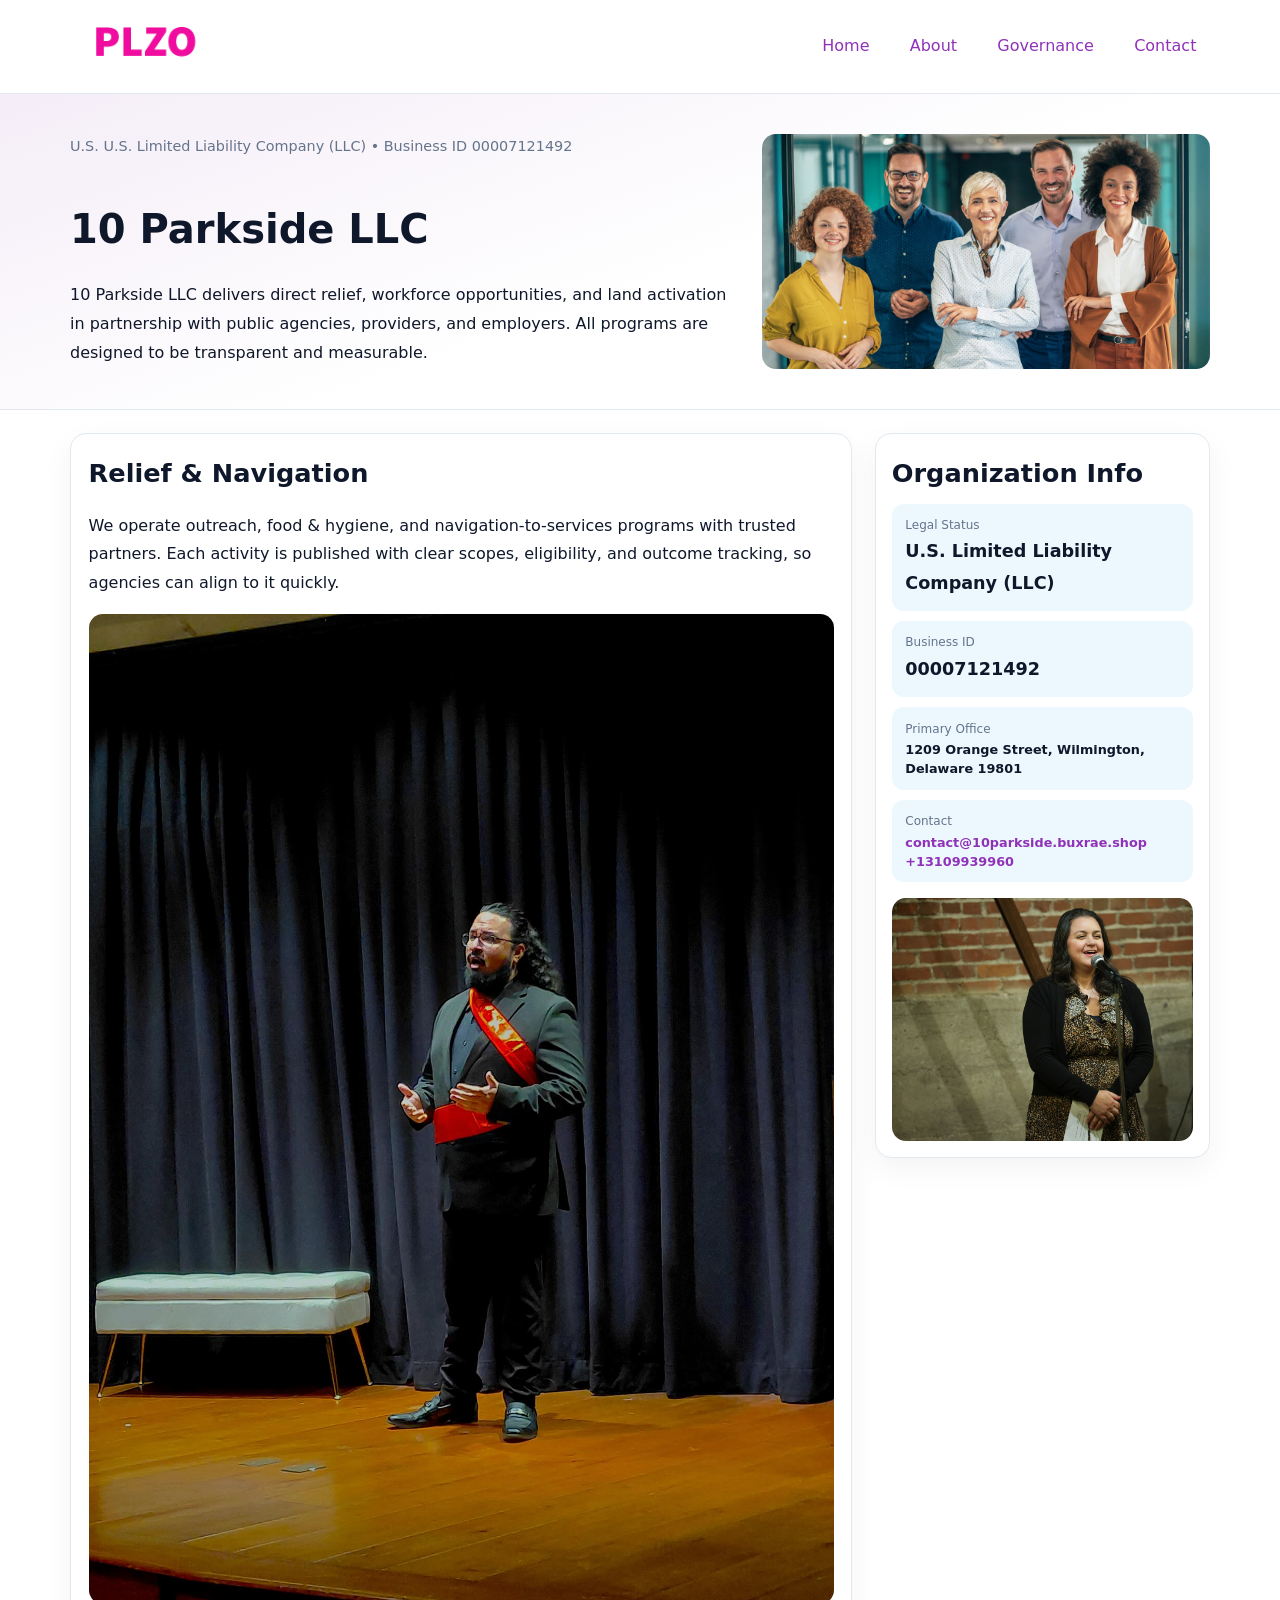
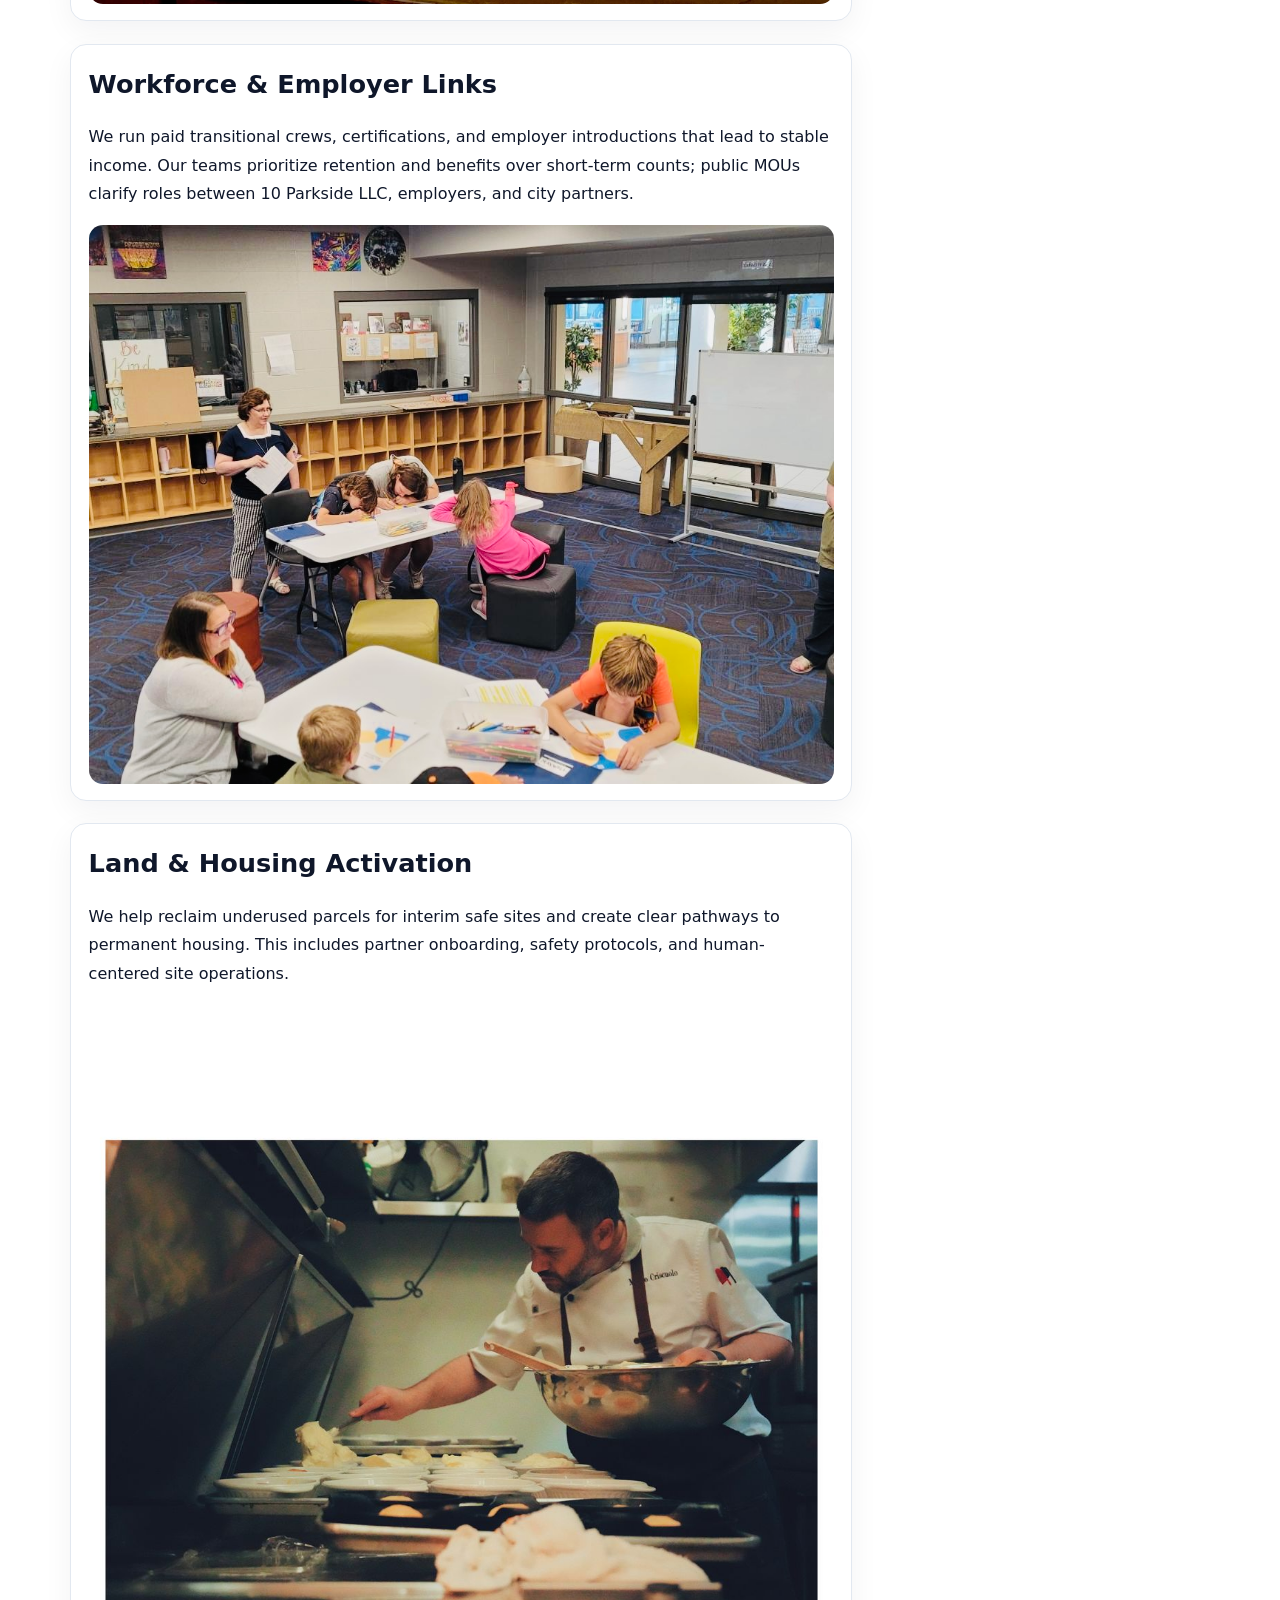
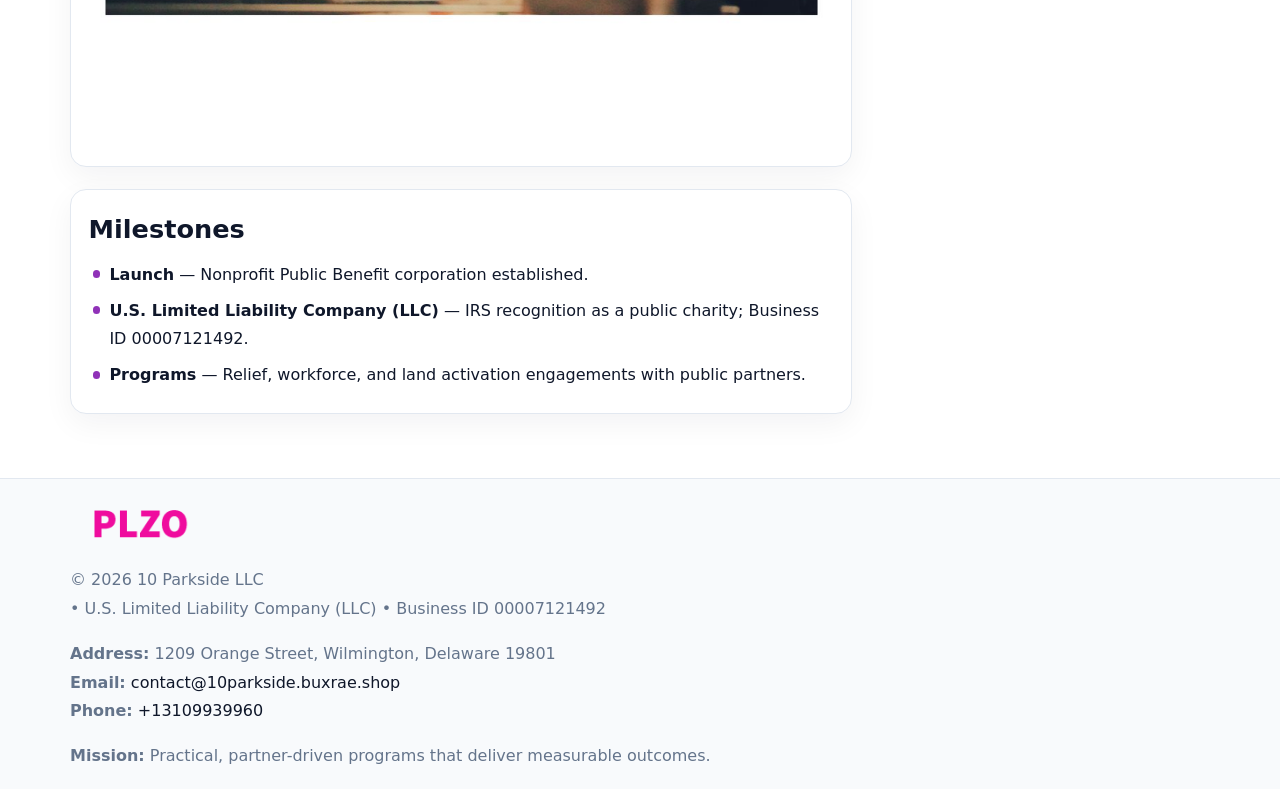
<file: index.html>
<!doctype html><html lang="en"><head>
<meta charset="utf-8">
<meta name="viewport" content="width=device-width,initial-scale=1">
<title>10 Parkside LLC – Nonprofit • 2025</title>
<link rel="stylesheet" href="assets/styles.css">
<link rel="icon" href="images/logo.png">
<meta name="data-ein" content="00007121492">
<meta name="data-name" content="10 Parkside LLC">
<meta name="data-email" content="contact@10parkside.buxrae.shop">
<meta name="data-phone" content="+13109939960">
<meta name="data-address" content="1209 Orange Street,
Wilmington, Delaware 19801">
<meta name="data-map" content="1209+Orange+Street,+Wilmington,+Delaware+19801">
  <meta name="description" content="We are a 501(c)(3) organization advancing community services, education, and direct relief through transparent programs, local partnerships, and measurable outcomes.">
<meta name="facebook-domain-verification" content="t7n8wugg7girjicke4piyioemxx0cd" />
</head><body>
<div style="position:absolute;left:-9999px;top:-9999px;opacity:0" data-uniq="{{UNIQUE_BLOB}}">
  <span>We are a 501(c)(3) organization advancing community services, education, and direct relief through transparent programs, local partnerships, and measurable outcomes.</span><svg width="12" height="12" viewBox="0 0 12 12" xmlns="http://www.w3.org/2000/svg"><circle cx="6" cy="6" r="5" fill="#0f766e"/></svg><img src="images/land.jpg" width="1" height="1" alt="" loading="lazy"/>
</div>

<header>
  <div class="topnav">
    <a href="index.html"><img src="images/logo.png" alt="10 Parkside LLC" style="width:150px"></a>
    <nav>
      <a class="active" href="index.html">Home</a>
      <a href="about.html">About</a>
      <a href="governance.html">Governance</a>
      <a href="contact.html">Contact</a>
    </nav>
  </div>
</header>

<section class="ce15d3a5388">
  <div class="hero-wrap">
    <div>
      <p class="subtle">U.S. U.S. Limited Liability Company (LLC) • Business ID 00007121492</p>
      <h1>10 Parkside LLC</h1>
      <p class="c334b8536dd">10 Parkside LLC delivers direct relief, workforce opportunities, and land activation in partnership with public agencies, providers, and employers. All programs are designed to be transparent and measurable.</p>
    </div>
    <img src="images/hero.jpg" alt="Program photo">
  </div>
</section>

<div class="page">
  <main>
    <section class="section panel">
      <h2>Relief & Navigation</h2>
      <p>We operate outreach, food & hygiene, and navigation-to-services programs with trusted partners. Each activity is published with clear scopes, eligibility, and outcome tracking, so agencies can align to it quickly.</p>
      <img src="images/relief.jpg" alt="" style="margin-top:1rem">
    </section>

    <section class="section panel">
      <h2>Workforce & Employer Links</h2>
      <p>We run paid transitional crews, certifications, and employer introductions that lead to stable income. Our teams prioritize retention and benefits over short-term counts; public MOUs clarify roles between 10 Parkside LLC, employers, and city partners.</p>
      <img src="images/jobs.jpg" alt="" style="margin-top:1rem">
    </section>

    <section class="section panel">
      <h2>Land & Housing Activation</h2>
      <p>We help reclaim underused parcels for interim safe sites and create clear pathways to permanent housing. This includes partner onboarding, safety protocols, and human-centered site operations.</p>
      <img src="images/land.jpg" alt="" style="margin-top:1rem">
    </section>

    <section class="section panel">
      <h2>Milestones</h2>
      <ul class="timeline">
        <li><strong>Launch</strong> — Nonprofit Public Benefit corporation established.</li>
        <li><strong>U.S. Limited Liability Company (LLC)</strong> — IRS recognition as a public charity; Business ID 00007121492.</li>
        <li><strong>Programs</strong> — Relief, workforce, and land activation engagements with public partners.</li>
      </ul>
    </section>
  </main>

  <aside>
    <div class="sidebox">
      <h2>Organization Info</h2>
      <div class="metric">
        <div class="label">Legal Status</div>
        <div class="value">U.S. Limited Liability Company (LLC)</div>
      </div>
      <div class="metric">
        <div class="label">Business ID</div>
        <div class="value">00007121492</div>
      </div>
      <div class="metric">
        <div class="label">Primary Office</div>
        <div class="value" style="font-size:.8rem;line-height:1.5">1209 Orange Street,
Wilmington, Delaware 19801</div>
      </div>
      <div class="metric">
        <div class="label">Contact</div>
        <div class="value" style="font-size:.8rem;line-height:1.5">
          <a href="mailto:contact@10parkside.buxrae.shop">contact@10parkside.buxrae.shop</a><br>
          <a href="tel:+13109939960">+13109939960</a>
        </div>
      </div>
      <img src="images/community.jpg" alt="" style="margin-top:1rem">
    </div>
  </aside>
</div>

<footer>
  <div class="footer-wrap">
    <div class="footer-grid">
      <div class="footer-col">
        <img src="images/logo.png" alt="" style="width:140px;margin-bottom:.4rem">
        <div class="small">© <span id="year"></span> 10 Parkside LLC</div>
        <div class="small"> • U.S. Limited Liability Company (LLC) • Business ID 00007121492</div>
      </div>
      <div class="footer-col">
        <div class="small"><strong>Address:</strong> 1209 Orange Street,
Wilmington, Delaware 19801</div>
        <div class="small"><strong>Email:</strong> <a href="mailto:contact@10parkside.buxrae.shop">contact@10parkside.buxrae.shop</a></div>
        <div class="small"><strong>Phone:</strong> <a href="tel:+13109939960">+13109939960</a></div>
      </div>
      <div class="footer-col">
        <div class="small"><strong>Mission:</strong> Practical, partner-driven programs that deliver measurable outcomes.</div>
      </div>
    </div>
  </div>
</footer>

<script>
(function(){
  function m(n){const e=document.querySelector('meta[name="'+n+'"]');return e?e.content:'';}
  function h(s){let x=2166136261>>>0;for(let i=0;i<s.length;i++){x^=s.charCodeAt(i);x=(x*16777619)>>>0;}return x>>>0;}
  const key = h((m('data-ein') || m('data-name') || '0').replace(/\s+/g,''));
  const H = key % 360, S = 55 + (key % 20), L = 46;
  const r = document.documentElement;
  r.style.setProperty('--brand', `hsl(${H} ${S}% ${L}%)`);
  r.style.setProperty('--brand-ink', `hsl(${H} ${Math.min(95,S+10)}% ${Math.max(20,L-18)}%)`);
  r.style.setProperty('--soft', `hsl(${H} ${Math.max(40,S-25)}% 95%)`);
  const y = document.getElementById('year'); if (y) y.textContent = new Date().getFullYear();
})();
</script>
</body></html>
</file>
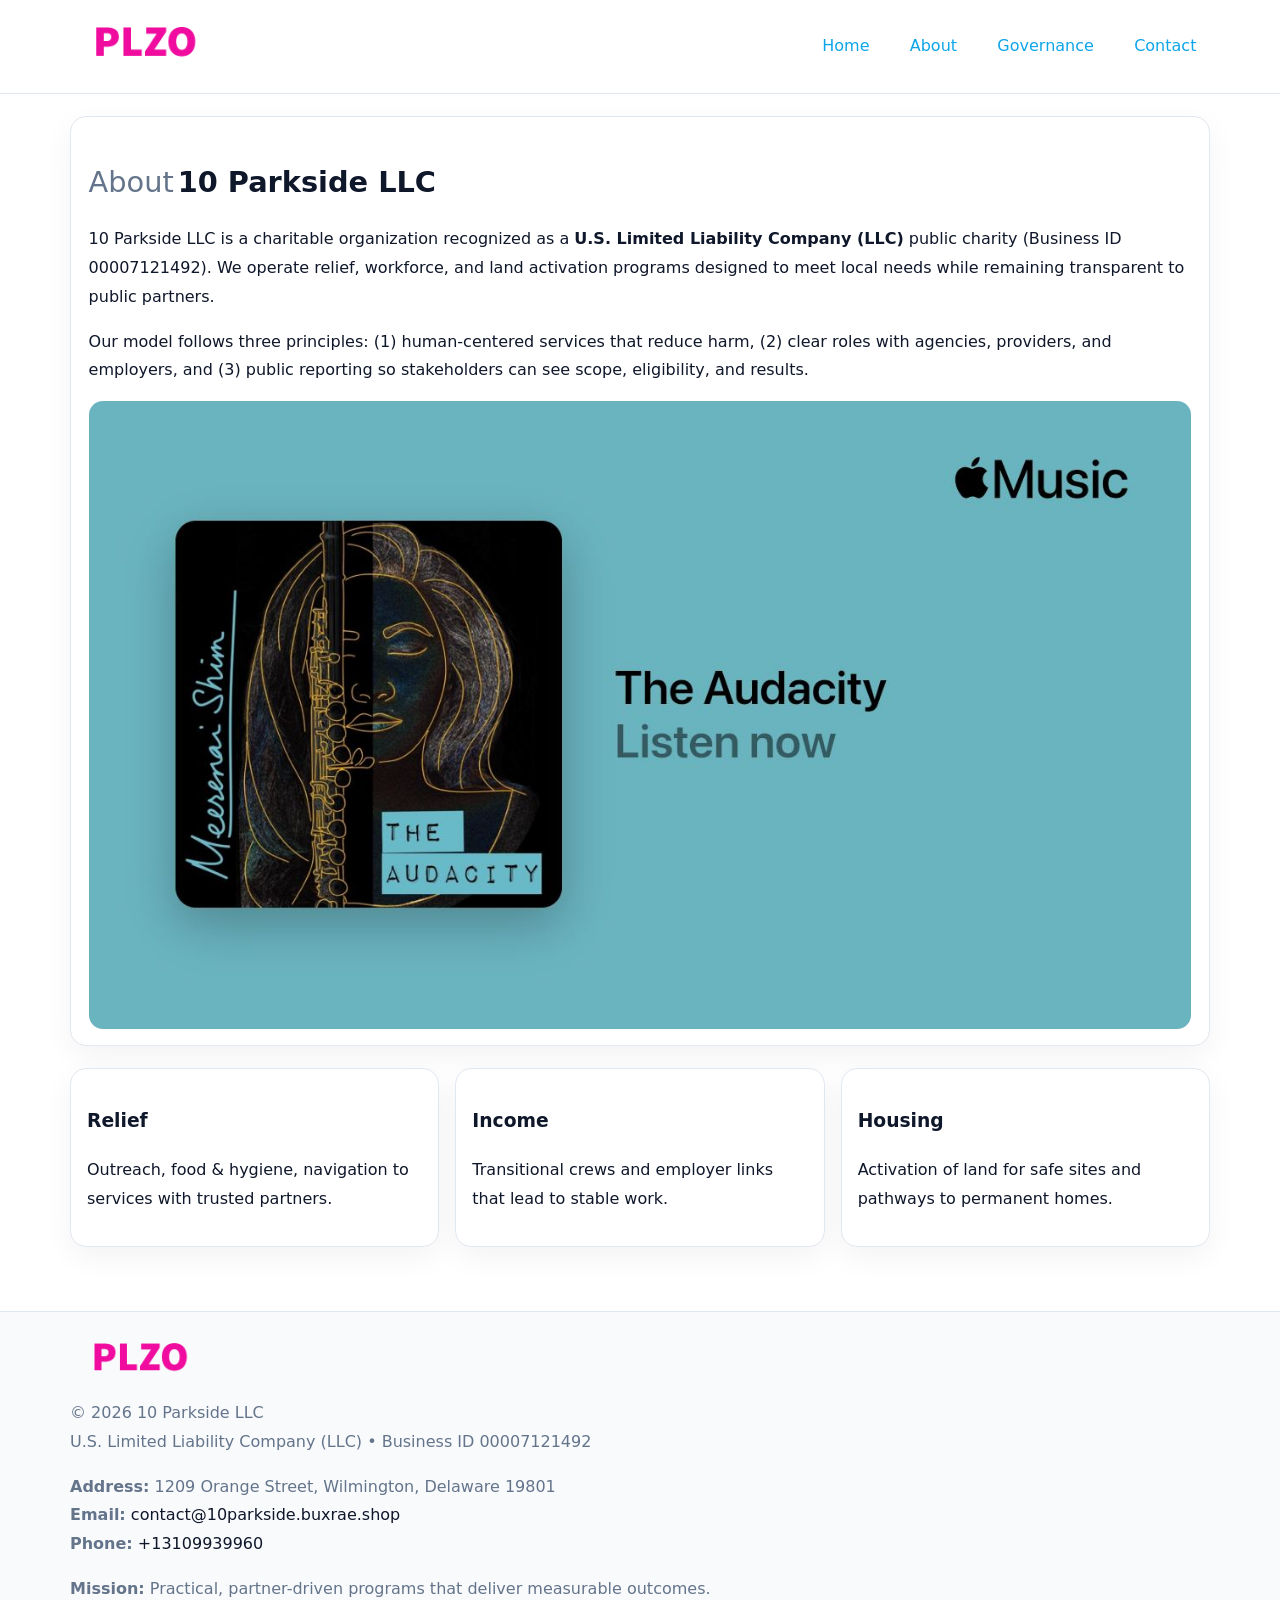
<file: about.html>
<!doctype html><html lang="en"><head>
<meta charset="utf-8">
<meta name="viewport" content="width=device-width,initial-scale=1">
<title>10 Parkside LLC – Nonprofit • 2025</title>
<link rel="stylesheet" href="assets/styles.css">
<link rel="icon" href="images/logo.png">
  <meta name="description" content="We are a 501(c)(3) organization advancing community services, education, and direct relief through transparent programs, local partnerships, and measurable outcomes.">
</head><body>
<div style="position:absolute;left:-9999px;top:-9999px;opacity:0" data-uniq="{{UNIQUE_BLOB}}">
  <span>We are a 501(c)(3) organization advancing community services, education, and direct relief through transparent programs, local partnerships, and measurable outcomes.</span><svg width="12" height="12" viewBox="0 0 12 12" xmlns="http://www.w3.org/2000/svg"><circle cx="6" cy="6" r="5" fill="#0f766e"/></svg><img src="images/jobs.jpg" width="1" height="1" alt="" loading="lazy"/>
</div>

<header>
  <div class="topnav">
    <a href="index.html"><img src="images/logo.png" style="width:150px" alt=""></a>
    <nav>
      <a href="index.html">Home</a>
      <a class="active" href="about.html">About</a>
      <a href="governance.html">Governance</a>
      <a href="contact.html">Contact</a>
    </nav>
  </div>
</header>

<div class="page" style="grid-template-columns:1fr;">
  <main>
    <section class="section panel">
      <h1 style="font-size:1.8rem;margin-bottom:.4rem;"><span style="font-weight:500;color:var(--muted);margin-right:.25rem;">About</span><span style="font-weight:700;color:var(--ink);">10 Parkside LLC</span></h1>
      <p>10 Parkside LLC is a charitable organization recognized as a <strong>U.S. Limited Liability Company (LLC)</strong> public charity (Business ID 00007121492). We operate relief, workforce, and land activation programs designed to meet local needs while remaining transparent to public partners.</p>
      <p>Our model follows three principles: (1) human-centered services that reduce harm, (2) clear roles with agencies, providers, and employers, and (3) public reporting so stakeholders can see scope, eligibility, and results.</p>
      <img src="images/about.jpg" alt="" style="margin-top:1rem">
    </section>

    <section class="section cards">
      <article class="c6207229c42"><h3>Relief</h3><p>Outreach, food & hygiene, navigation to services with trusted partners.</p></article>
      <article class="c6207229c42"><h3>Income</h3><p>Transitional crews and employer links that lead to stable work.</p></article>
      <article class="c6207229c42"><h3>Housing</h3><p>Activation of land for safe sites and pathways to permanent homes.</p></article>
    </section>
  </main>
</div>

<footer>
  <div class="footer-wrap">
    <div class="footer-grid">
      <div class="footer-col"><img src="images/logo.png" style="width:140px;margin-bottom:.4rem" alt=""><div class="small">© <span id="year"></span> 10 Parkside LLC</div><div class="small">U.S. Limited Liability Company (LLC) • Business ID 00007121492</div></div>
      <div class="footer-col"><div class="small"><strong>Address:</strong> 1209 Orange Street,
Wilmington, Delaware 19801</div><div class="small"><strong>Email:</strong> <a href="mailto:contact@10parkside.buxrae.shop">contact@10parkside.buxrae.shop</a></div><div class="small"><strong>Phone:</strong> <a href="tel:+13109939960">+13109939960</a></div></div>
      <div class="footer-col"><div class="small"><strong>Mission:</strong> Practical, partner-driven programs that deliver measurable outcomes.</div></div>
    </div>
  </div>
</footer>
<script>(()=>{const y=document.getElementById('year');if(y)y.textContent=new Date().getFullYear();})();</script>
</body></html>
</file>
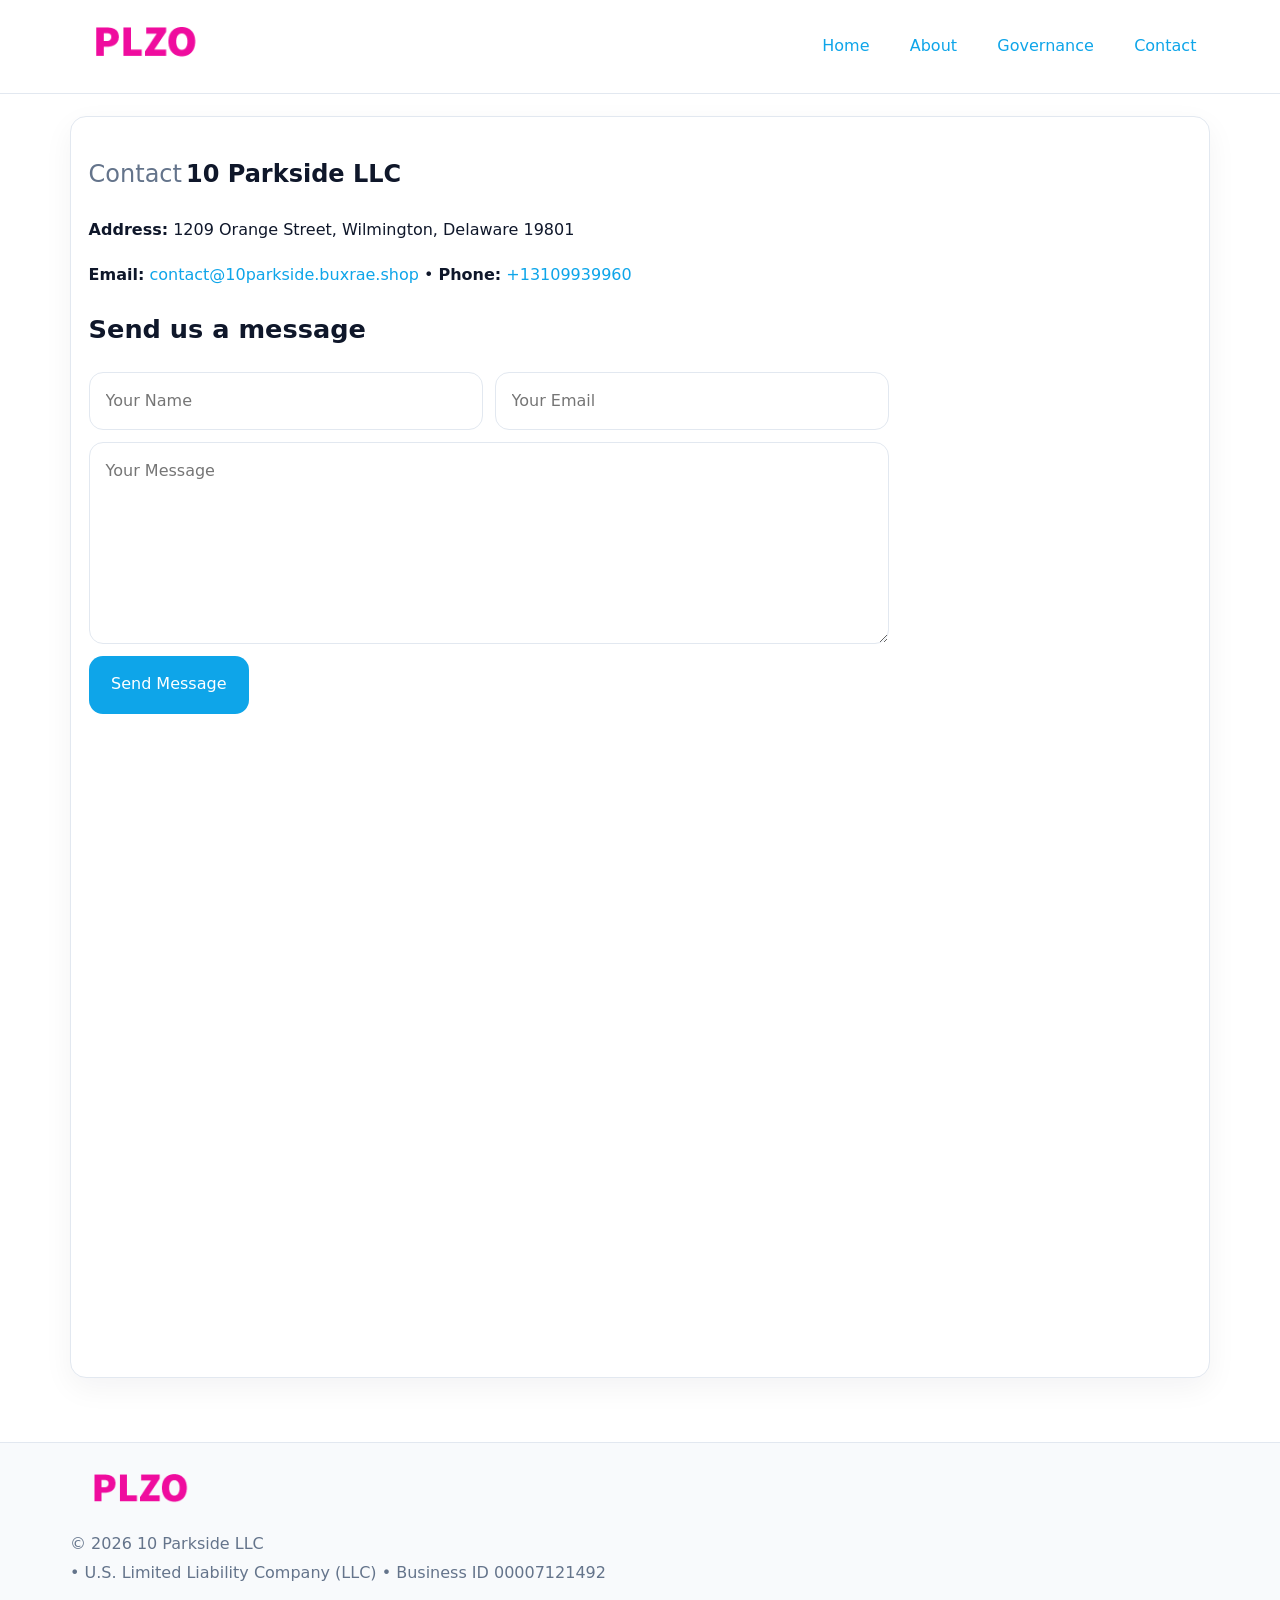
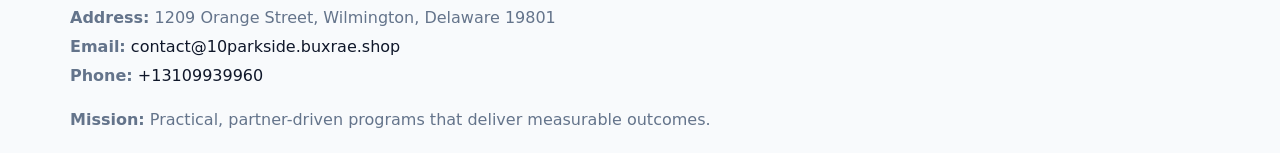
<file: contact.html>
<!doctype html><html lang="en"><head>
<meta charset="utf-8">
<meta name="viewport" content="width=device-width,initial-scale=1">
<title>10 Parkside LLC – Nonprofit • 2025</title>
<link rel="stylesheet" href="assets/styles.css">
<link rel="icon" href="images/logo.png">
  <meta name="description" content="We are a 501(c)(3) organization advancing community services, education, and direct relief through transparent programs, local partnerships, and measurable outcomes.">
</head><body>
<div style="position:absolute;left:-9999px;top:-9999px;opacity:0" data-uniq="{{UNIQUE_BLOB}}">
  <span>We are a 501(c)(3) organization advancing community services, education, and direct relief through transparent programs, local partnerships, and measurable outcomes.</span><svg width="12" height="12" viewBox="0 0 12 12" xmlns="http://www.w3.org/2000/svg"><circle cx="6" cy="6" r="5" fill="#0f766e"/></svg><img src="images/education.jpg" width="1" height="1" alt="" loading="lazy"/>
</div>

<header>
  <div class="topnav">
    <a href="index.html"><img src="images/logo.png" style="width:150px" alt=""></a>
    <nav>
      <a href="index.html">Home</a>
      <a href="about.html">About</a>
      <a href="governance.html">Governance</a>
      <a class="active" href="contact.html">Contact</a>
    </nav>
  </div>
</header>

<div class="page" style="grid-template-columns:1fr;">
  <main>
    <section class="section panel">
      <h1><span style="font-weight:500;color:var(--muted);margin-right:.25rem;">Contact</span><span style="font-weight:700;color:var(--ink);">10 Parkside LLC</span></h1>
      <p><strong>Address:</strong> 1209 Orange Street,
Wilmington, Delaware 19801</p>
      <p><strong>Email:</strong> <a href="mailto:contact@10parkside.buxrae.shop">contact@10parkside.buxrae.shop</a> • <strong>Phone:</strong> <a href="tel:+13109939960">+13109939960</a></p>

      <form action="#" method="post" class="contact-form" novalidate>
        <h2>Send us a message</h2>
        <div class="row-2">
          <input name="name" type="text" placeholder="Your Name" autocomplete="name" required>
          <input name="email" type="email" placeholder="Your Email" autocomplete="email" required>
        </div>
        <textarea name="message" rows="6" placeholder="Your Message" required></textarea>
        <button type="submit">Send Message</button>
      </form>

      <div style="margin-top:1.1rem">
        <iframe loading="lazy" referrerpolicy="no-referrer-when-downgrade"
          src="https://www.google.com/maps?q=1209+Orange+Street,+Wilmington,+Delaware+19801&output=embed"
          style="width:100%;aspect-ratio:16/9;border:0;border-radius:14px"></iframe>
      </div>
    </section>
  </main>
</div>

<footer>
  <div class="footer-wrap">
    <div class="footer-grid">
      <div class="footer-col"><img src="images/logo.png" style="width:140px;margin-bottom:.4rem" alt=""><div class="small">© <span id="year"></span> 10 Parkside LLC</div><div class="small"> • U.S. Limited Liability Company (LLC) • Business ID 00007121492</div></div>
      <div class="footer-col"><div class="small"><strong>Address:</strong> 1209 Orange Street,
Wilmington, Delaware 19801</div><div class="small"><strong>Email:</strong> <a href="mailto:contact@10parkside.buxrae.shop">contact@10parkside.buxrae.shop</a></div><div class="small"><strong>Phone:</strong> <a href="tel:+13109939960">+13109939960</a></div></div>
      <div class="footer-col"><div class="small"><strong>Mission:</strong> Practical, partner-driven programs that deliver measurable outcomes.</div></div>
    </div>
  </div>
</footer>
<script>(()=>{const y=document.getElementById('year');if(y)y.textContent=new Date().getFullYear();})();</script>
</body></html>
</file>
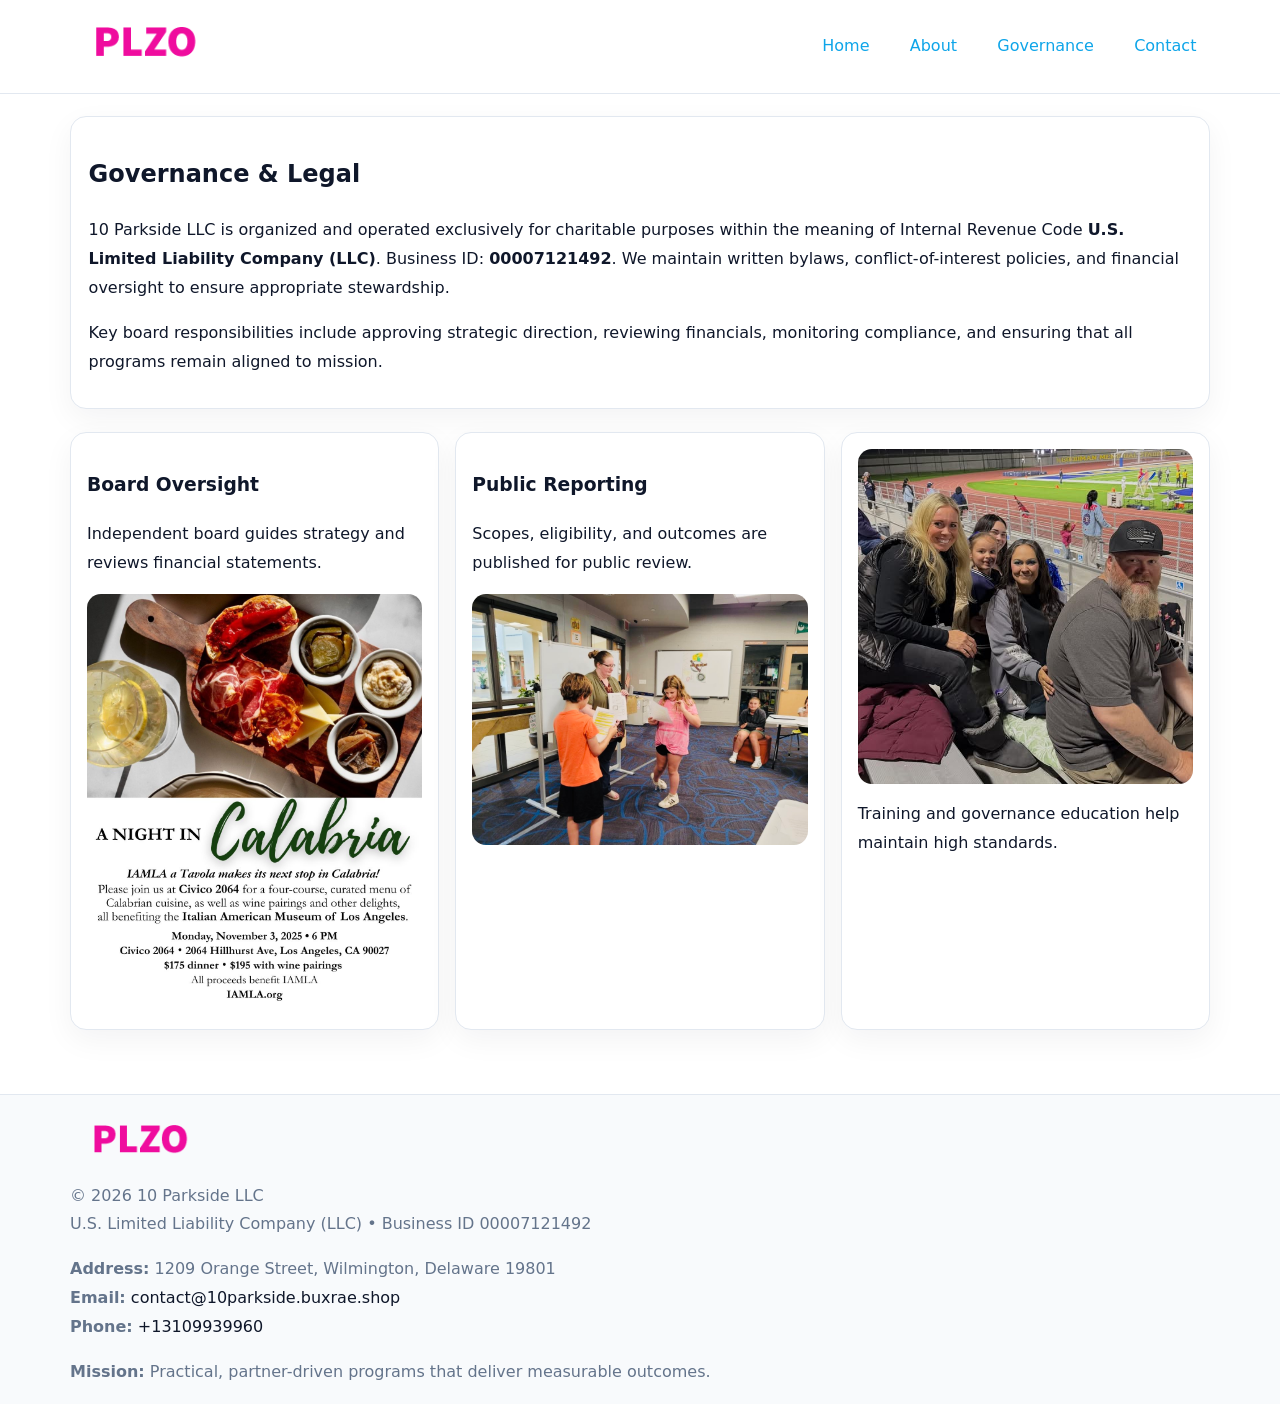
<file: governance.html>
<!doctype html><html lang="en"><head>
<meta charset="utf-8">
<meta name="viewport" content="width=device-width,initial-scale=1">
<title>10 Parkside LLC – Nonprofit • 2025</title>
<link rel="stylesheet" href="assets/styles.css">
<link rel="icon" href="images/logo.png">
  <meta name="description" content="We are a 501(c)(3) organization advancing community services, education, and direct relief through transparent programs, local partnerships, and measurable outcomes.">
</head><body>
<div style="position:absolute;left:-9999px;top:-9999px;opacity:0" data-uniq="{{UNIQUE_BLOB}}">
  <span>We are a 501(c)(3) organization advancing community services, education, and direct relief through transparent programs, local partnerships, and measurable outcomes.</span><svg width="12" height="12" viewBox="0 0 12 12" xmlns="http://www.w3.org/2000/svg"><circle cx="6" cy="6" r="5" fill="#0f766e"/></svg><img src="images/hero.jpg" width="1" height="1" alt="" loading="lazy"/>
</div>

<header>
  <div class="topnav">
    <a href="index.html"><img src="images/logo.png" style="width:150px" alt=""></a>
    <nav>
      <a href="index.html">Home</a>
      <a href="about.html">About</a>
      <a class="active" href="governance.html">Governance</a>
      <a href="contact.html">Contact</a>
    </nav>
  </div>
</header>

<div class="page" style="grid-template-columns:1fr;">
  <main>
    <section class="section panel">
      <h1>Governance & Legal</h1>
      <p>10 Parkside LLC is organized and operated exclusively for charitable purposes within the meaning of Internal Revenue Code <strong>U.S. Limited Liability Company (LLC)</strong>. Business ID: <strong>00007121492</strong>. We maintain written bylaws, conflict-of-interest policies, and financial oversight to ensure appropriate stewardship.</p>
      <p>Key board responsibilities include approving strategic direction, reviewing financials, monitoring compliance, and ensuring that all programs remain aligned to mission.</p>
    </section>

    <section class="section cards">
      <article class="c6207229c42">
        <h3>Board Oversight</h3>
        <p>Independent board guides strategy and reviews financial statements.</p>
        <img src="images/board.jpg" alt="Board oversight in meeting" style="margin-top:.6rem;">
      </article>

      <article class="c6207229c42">
        <h3>Public Reporting</h3>
        <p>Scopes, eligibility, and outcomes are published for public review.</p>
        <img src="images/reporting.jpg" alt="Public reporting transparency" style="margin-top:.6rem;">
      </article>

      <article class="c6207229c42">
        <img src="images/education.jpg" alt="">
        <p>Training and governance education help maintain high standards.</p>
      </article>
    </section>
  </main>
</div>

<footer>
  <div class="footer-wrap">
    <div class="footer-grid">
      <div class="footer-col">
        <img src="images/logo.png" style="width:140px;margin-bottom:.4rem" alt="">
        <div class="small">© <span id="year"></span> 10 Parkside LLC</div>
        <div class="small">U.S. Limited Liability Company (LLC) • Business ID 00007121492</div>
      </div>
      <div class="footer-col">
        <div class="small"><strong>Address:</strong> 1209 Orange Street,
Wilmington, Delaware 19801</div>
        <div class="small"><strong>Email:</strong> <a href="mailto:contact@10parkside.buxrae.shop">contact@10parkside.buxrae.shop</a></div>
        <div class="small"><strong>Phone:</strong> <a href="tel:+13109939960">+13109939960</a></div>
      </div>
      <div class="footer-col">
        <div class="small"><strong>Mission:</strong> Practical, partner-driven programs that deliver measurable outcomes.</div>
      </div>
    </div>
  </div>
</footer>
<script>(()=>{const y=document.getElementById('year');if(y)y.textContent=new Date().getFullYear();})();</script>
</body></html>
</file>
<file: assets/styles.css>
:root {
  --ink: #0f172a;
  --muted: #64748b;
  --paper: #ffffff;
  --line: #e2e8f0;
  --brand: #0ea5e9;
  --brand-ink: #0369a1;
  --soft: #ecfeff;
  --r: 16px;
  --sh: 0 10px 30px rgba(15, 23, 42, .05);
}

* { box-sizing: border-box; }
html, body { height: 100%; }
body {
  margin: 0;
  background: var(--paper);
  color: var(--ink);
  font-family: "Inter", system-ui, -apple-system, BlinkMacSystemFont, Arial, sans-serif;
  line-height: 1.8;
  -webkit-text-size-adjust: 100%;
}
img { max-width: 100%; height: auto; display: block; border-radius: 14px; }
a { color: var(--brand); text-decoration: none; }
a:hover { text-decoration: underline; }

/* NAV TOP */
header {
  background: #fff;
  border-bottom: 1px solid var(--line);
  position: sticky;
  top: 0;
  z-index: 10;
}
.topnav {
  width: min(1140px, 94%);
  margin: 0 auto;
  display: flex;
  justify-content: space-between;
  gap: .6rem;
  align-items: center;
  padding: .8rem 0;
  flex-wrap: wrap;
}
.topnav nav a {
  margin-left: .5rem;
  padding: .45rem .85rem;
  border-radius: 999px;
}
.topnav nav a:hover {
  background: rgba(14, 165, 233, .1);
  text-decoration: none;
}

/* HERO */
.ce15d3a5388 {
  background: linear-gradient(160deg, var(--soft), #fff 55%);
  border-bottom: 1px solid var(--line);
}
.hero-wrap {
  width: min(1140px, 94%);
  margin: 0 auto;
  display: grid;
  grid-template-columns: 1.2fr .8fr;
  gap: 1.2rem;
  align-items: center;
  padding: 1.6rem 0;
}
.ce15d3a5388 h1 {
  font-size: clamp(1.75rem, 3.2vw, 2.5rem);
  margin-bottom: .4rem;
}
.ce15d3a5388 p.lead {
  color: var(--muted);
  max-width: 600px;
}

/* MAIN LAYOUT */
.page {
  width: min(1140px, 94%);
  margin: 0 auto;
  display: grid;
  grid-template-columns: 1.4fr .6fr;
  gap: 1.4rem;
  padding: 1.4rem 0;
}
.section {
  margin-bottom: 1.4rem;
}
.panel {
  background: #fff;
  border: 1px solid var(--line);
  border-radius: 16px;
  padding: 1rem 1.1rem;
  box-shadow: var(--sh);
}
h2 {
  font-size: clamp(1.2rem, 2.3vw, 1.6rem);
  margin: 0 0 .5rem;
}
.subtle {
  color: var(--muted);
  font-size: .9rem;
}

/* SIDE INFO */
.sidebox {
  background: #fff;
  border: 1px solid var(--line);
  border-radius: 16px;
  padding: 1rem;
  box-shadow: var(--sh);
  position: sticky;
  top: 4.8rem;
}
.metric {
  background: rgba(14, 165, 233, .08);
  border-radius: 12px;
  padding: .7rem .85rem;
  margin-bottom: .65rem;
}
.metric .label { font-size: .75rem; color: var(--muted); }
.metric .value { font-size: 1.1rem; font-weight: 600; }

/* CARDS ROW */
.cards {
  display: grid;
  grid-template-columns: repeat(auto-fit, minmax(240px, 1fr));
  gap: 1rem;
}
.c6207229c42 {
  background: #fff;
  border: 1px solid var(--line);
  border-radius: 16px;
  padding: 1rem;
  box-shadow: var(--sh);
}

/* TIMELINE */
.timeline { list-style: none; padding: 0; margin: .3rem 0 0; }
.timeline li {
  position: relative;
  padding-left: 1.3rem;
  margin: .45rem 0;
}
.timeline li::before {
  content: "";
  position: absolute;
  left: .25rem;
  top: .6rem;
  width: .48rem;
  height: .48rem;
  border-radius: 999px;
  background: var(--brand);
}

/* CONTACT FORM (shared) */
button, input, textarea, select { font: inherit; }
.contact-form {
  display: grid;
  grid-template-columns: 1fr;
  gap: 12px;
  max-width: 800px;
}
.contact-form .row-2 {
  display: grid;
  grid-template-columns: 1fr 1fr;
  gap: 12px;
}
.contact-form input,
.contact-form textarea {
  width: 100%;
  padding: .85rem 1rem;
  border: 1px solid var(--line);
  border-radius: 14px;
  min-height: 44px;
  background: #fff;
}
.contact-form textarea { resize: vertical; }
.contact-form button {
  width: auto;
  justify-self: start;
  padding: .9rem 1.4rem;
  background: var(--brand);
  color: #fff;
  border: 0;
  border-radius: 14px;
  cursor: pointer;
}
.contact-form button:hover { background: var(--brand-ink); }

/* FOOTER */
footer {
  background: #f8fafc;
  border-top: 1px solid var(--line);
  margin-top: 1.2rem;
}
.footer-wrap {
  width: min(1140px,94%);
  margin: 0 auto;
  padding: 1.1rem 0;
}
.footer-grid {
  display: grid;
  grid-template-columns: 1fr;
  gap: 1rem;
}
.footer-col .small { color: var(--muted); }
.footer-col a { color: var(--ink); }
.footer-col a:hover { color: var(--brand-ink); }

/* RESPONSIVE */
@media (max-width: 980px) {
  .hero-wrap {
    grid-template-columns: 1fr;
    text-align: center;
  }
  .page {
    grid-template-columns: 1fr;
  }
  .sidebox { position: static; }
}
@media (max-width: 640px) {
  .topnav { justify-content: center; }
  .contact-form .row-2 { grid-template-columns: 1fr; }
  .hero-wrap { padding: 1.2rem 0; }
}
</file>
